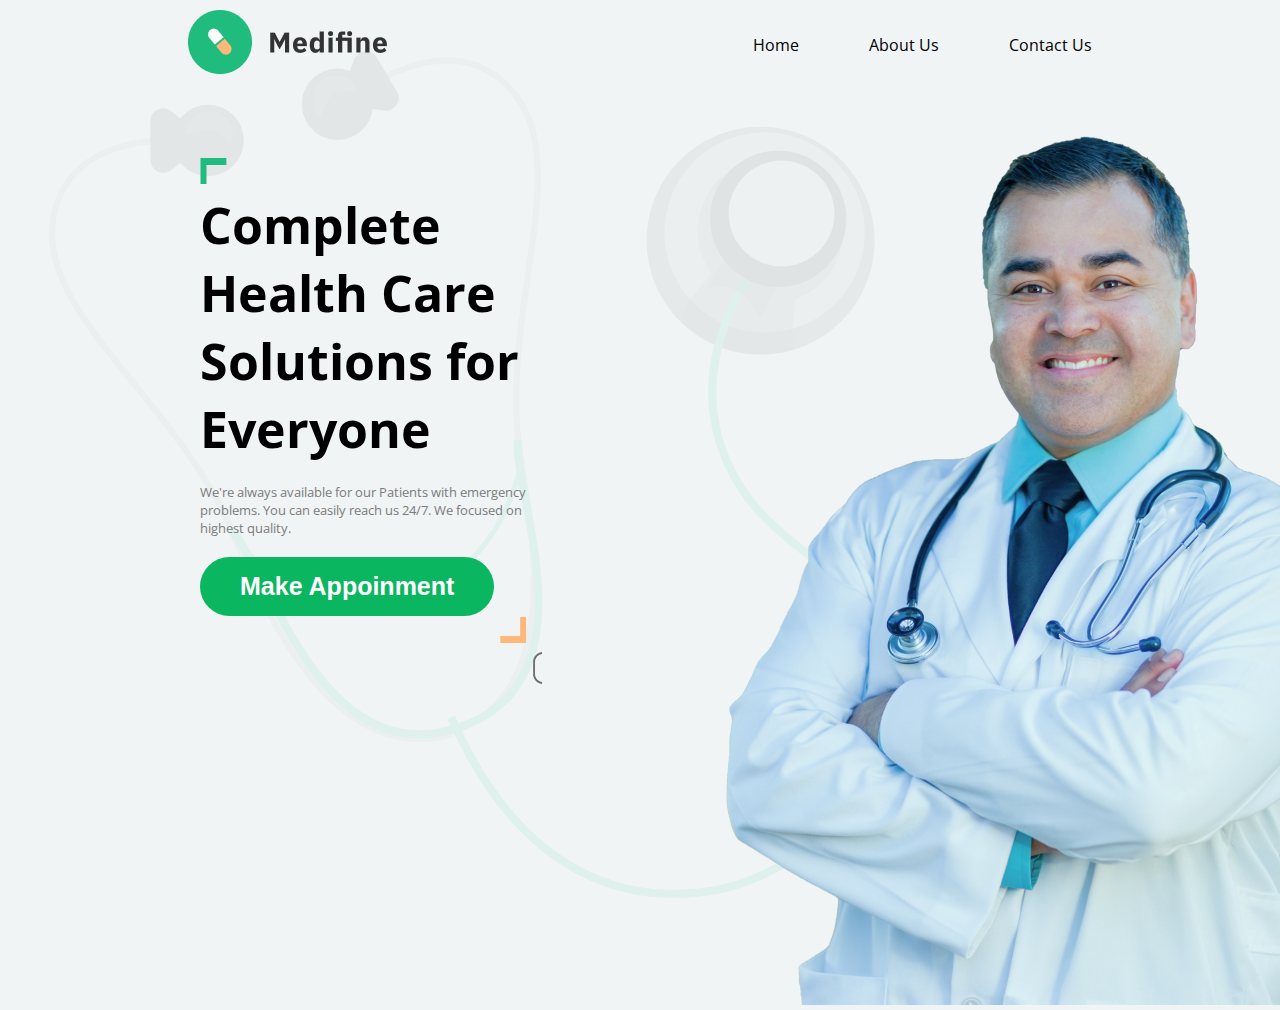
<file: Medifine-A Hospital Website/index.html>
<!DOCTYPE html>
<html lang="en">
<head>
    <meta charset="UTF-8">
    <meta http-equiv="X-UA-Compatible" content="IE=edge">
    <meta name="viewport" content="width=device-width, initial-scale=1.0">
    <link rel="stylesheet" href="style.css">
    <!-- adding a font link -->
    <link rel="preconnect" href="https://fonts.googleapis.com">
<link rel="preconnect" href="https://fonts.gstatic.com" crossorigin>
<link href="https://fonts.googleapis.com/css2?family=Open+Sans:wght@500&display=swap" rel="stylesheet">
    <title>Home Page</title>
</head>
<body>
    <header>
        <nav>
            <div class="logo"><img src="images/logo.png" alt=""></div>
            <ul>
                <li><a href="#" >Home</a></li>
                <li><a href="about.html">About Us</a></li>
                <li><a href="contact.html" target="_blank">Contact Us</a></li>
            </ul>
        </nav>
    </header>
    <section class="home">
        <div class="home-left">
            <div class="topangle"><img src="images/topAngle.png" alt="topangle"></div>
        
        <div class="heading">
            <h1>Complete Health Care Solutions for Everyone</h1>
        </div>
        <div class="para"><p>We're always available for our Patients with emergency problems. You can
            easily reach us 24/7. We focused on highest quality.</p></div>
            <div class="btn">
                <button>Make Appoinment</button>
            </div>
            <div class="bottomangle"><img src="images/bottomAngle.png" alt=""></div>
            <div class="mouse"><img src="images/mouse.png" alt="mouse"></div>
        </div>
        <div class="home-right">
            <img src="images/doctor.png" alt="">
        </div>
    </section>
</body>
</html>
</file>
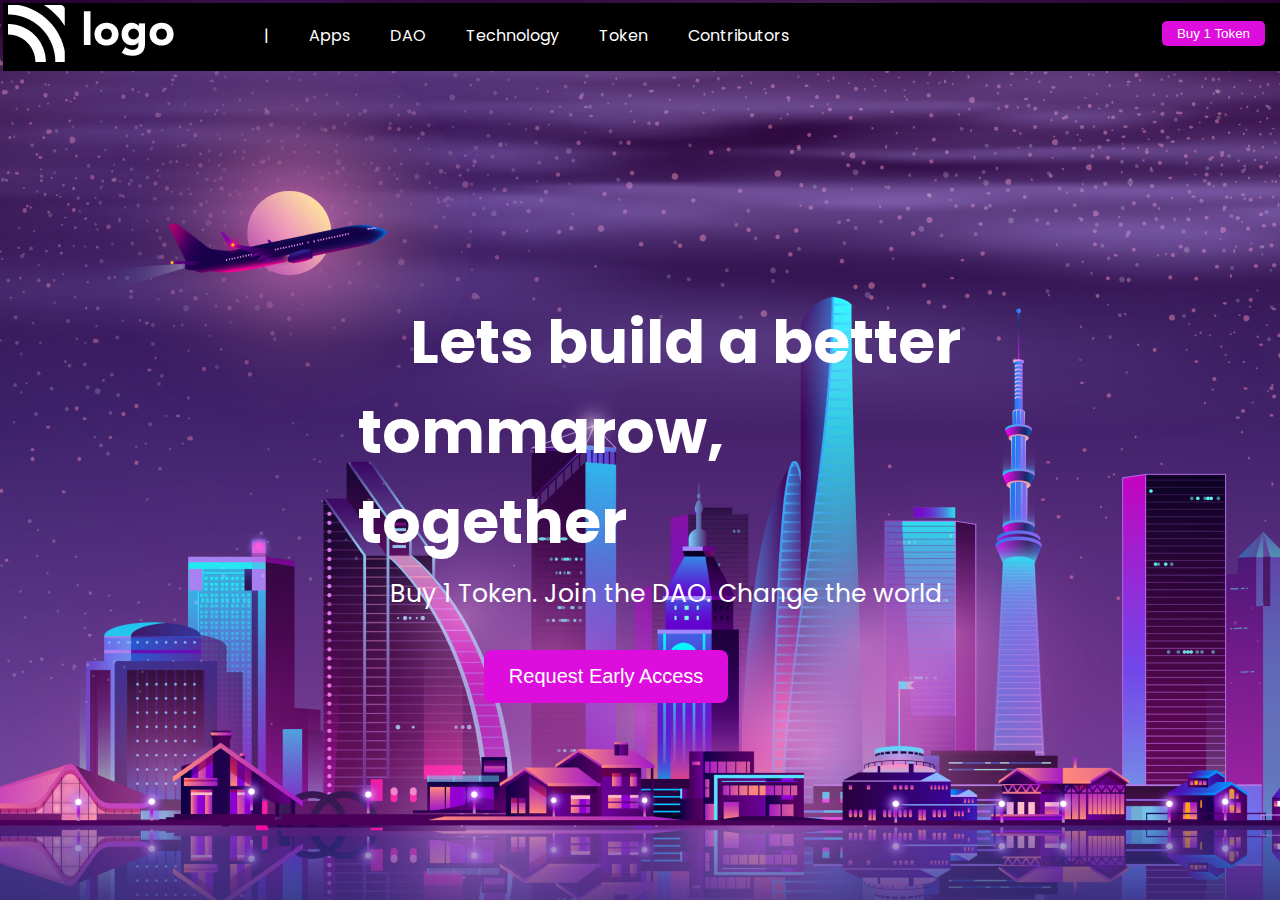
<file: project-5/index.html>
<!DOCTYPE html>
<html lang="en">
<head>
    <meta charset="UTF-8">
    <meta http-equiv="X-UA-Compatible" content="IE=edge">
    <meta name="viewport" content="width=device-width, initial-scale=1.0">
    <!-- Style Sheet Link with html document -->
    <link rel="stylesheet" href="style.css">
    <!-- google font link with -->
    <link rel="preconnect" href="https://fonts.googleapis.com">
<link rel="preconnect" href="https://fonts.gstatic.com" crossorigin>
<link href="https://fonts.googleapis.com/css2?family=Aboreto&family=Lora:wght@700&family=Poppins:wght@300;400;500;800&display=swap" rel="stylesheet">
    <title>Project-5</title>
</head>
<body>
    <!-- header section -->
    <header>
        <nav>
            <div class="logo"><img src="assests/white-logo.png" alt="logo"></div>
            <ul>
                <li><a href="#">|</a></li>
                <li><a href="#">Apps</a></li>
                <li><a href="#">DAO</a></li>
                <li><a href="#">Technology</a></li>
                <li><a href="#">Token</a></li>
                <li><a href="#">Contributors</a></li>
            </ul>
            <div class="bt1">
                <button class="btn1">Buy 1 Token</button>
            </div>
        </nav>
    </header>
    <!-- Section  -->
    <section class="center">
        <h1> &nbsp &nbsp Lets build a better tommarow, together</h1>
        <p>Buy 1 Token. Join the DAO. Change the world</p>
        <div class="bt2">
            <button class="btn2">Request Early Access</button>
        </div>
    </section>
</body>
</html>
</file>
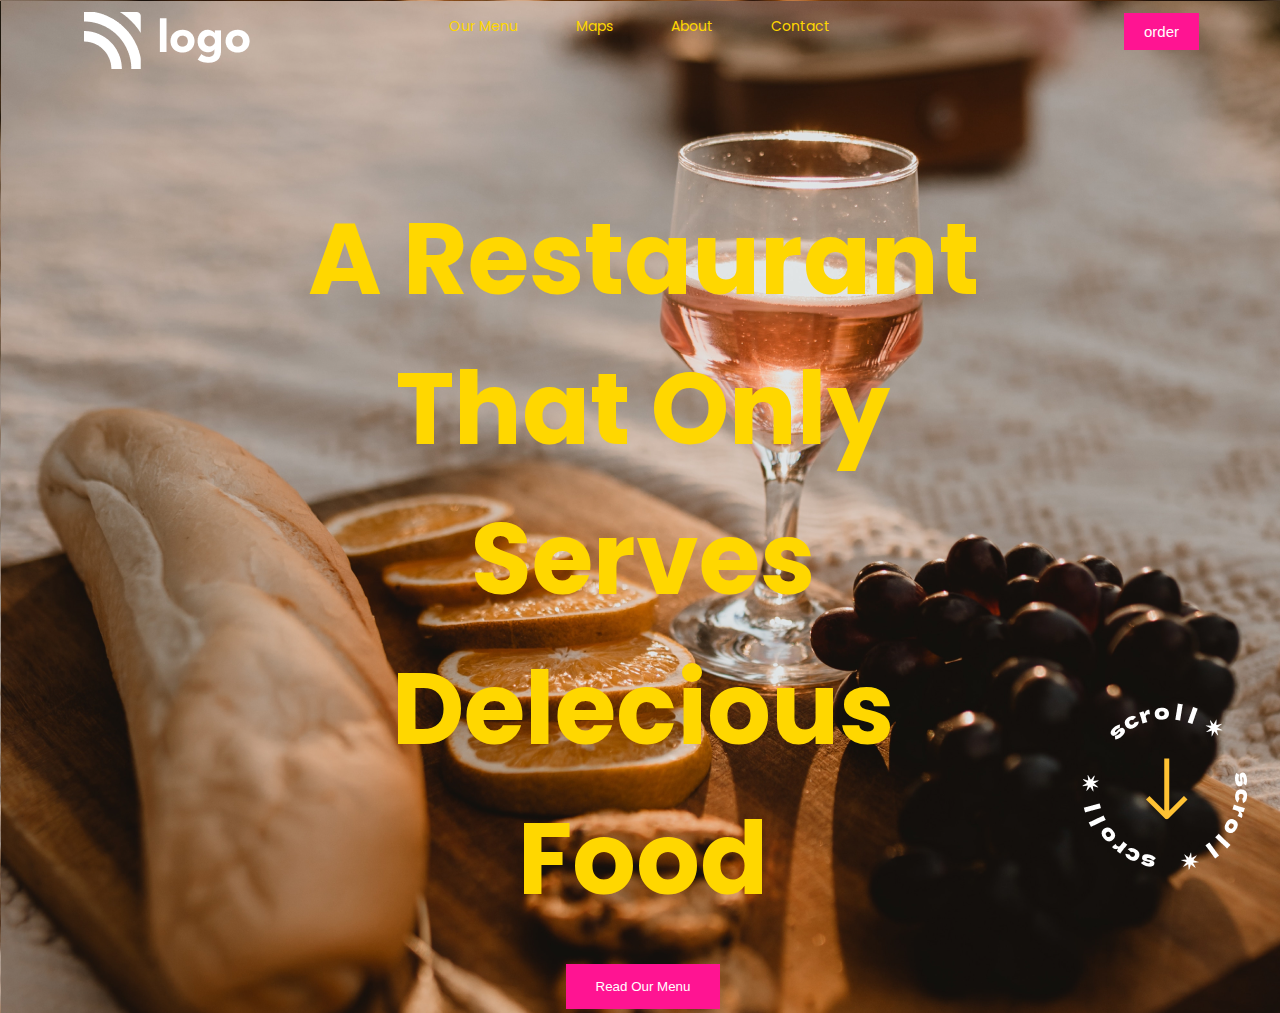
<file: project3/index.html>
<!DOCTYPE html>
<html lang="en">
<head>
    <meta charset="UTF-8">
    <meta http-equiv="X-UA-Compatible" content="IE=edge">
    <meta name="viewport" content="width=device-width, initial-scale=1.0">
    <link rel="stylesheet" href="style.css">
    <!-- font style -->
    <link rel="preconnect" href="https://fonts.googleapis.com">
<link rel="preconnect" href="https://fonts.gstatic.com" crossorigin>
<link href="https://fonts.googleapis.com/css2?family=Aboreto&family=Lora:wght@700&family=Poppins:wght@500;800&display=swap" rel="stylesheet">
    <title>Project 3</title>
</head>
<body>
    <!-- This is header section -->
<header>
    <nav>
       
    <div class="logo"><img src="assests/white-logo.png" alt="logo" ></div>
 
<nav>
    <ul>
        <li><a href="#" target="_blank">Our Menu</a></li>
        <li><a href="#" target="_blank">Maps</a></li>
        <li><a href="#" target="_blank">About</a></li>
        <li><a href="#" target="_blank">Contact</a></li>
    </ul>
    <div><button class="btn">order</button></div>
</nav>
</header>    
<!-- This is section part -->
<section class="center">
    <h1>A Restaurant That Only Serves Delecious Food</h1>
    <button class="btn1">Read Our Menu</button>
</section>
<footer>
    <div class="image"><img src="assests/scrool.png" alt="scrool"></div>
</footer>
</body>
</html>
</file>
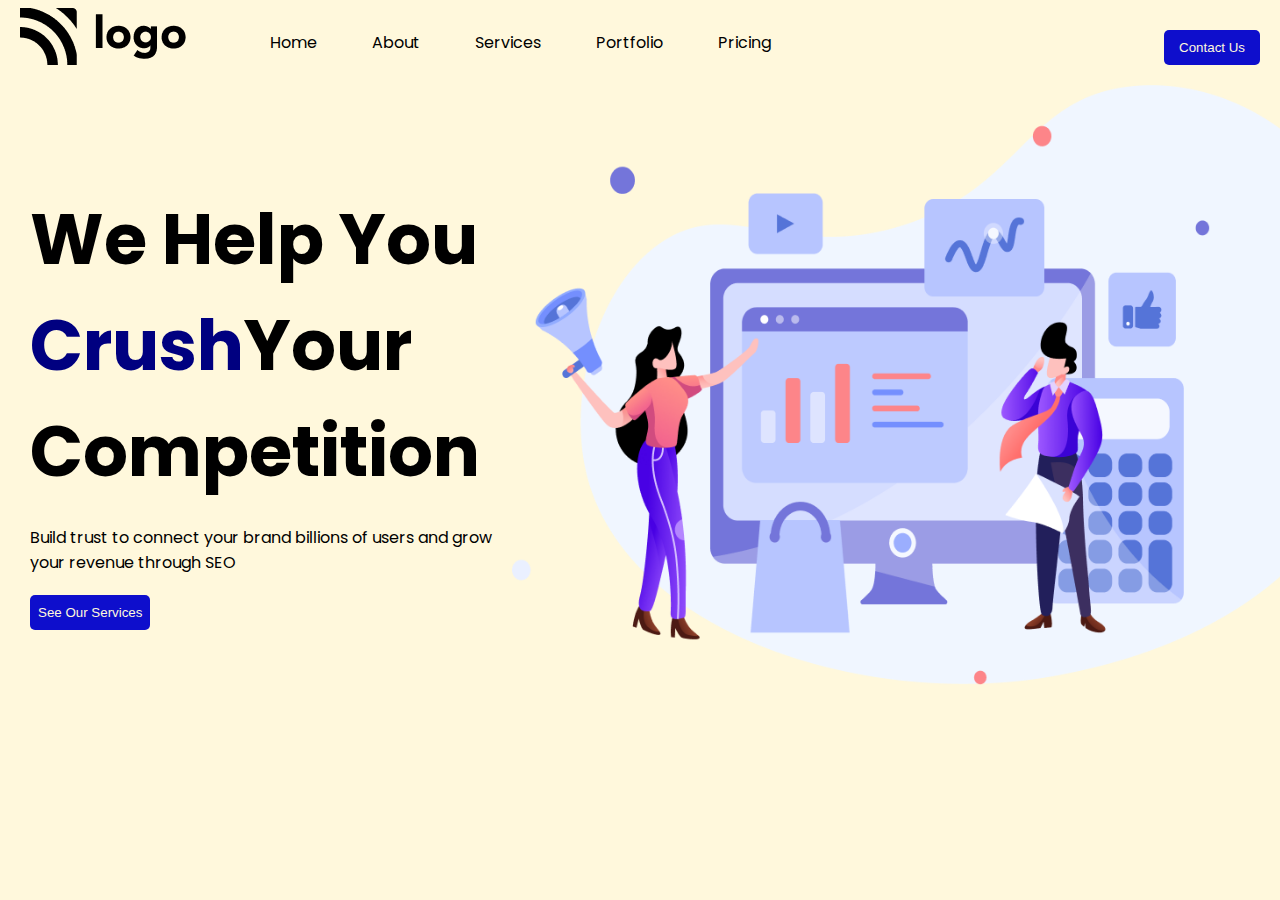
<file: project4/index.html>
<!DOCTYPE html>
 <html lang="en">
 <head>
    <meta charset="UTF-8">
    <meta http-equiv="X-UA-Compatible" content="IE=edge">
    <meta name="viewport" content="width=device-width, initial-scale=1.0">
    <link rel="stylesheet" href="style.css">
    <!-- Font link -->
    <link rel="preconnect" href="https://fonts.googleapis.com">
<link rel="preconnect" href="https://fonts.gstatic.com" crossorigin>
<link href="https://fonts.googleapis.com/css2?family=Aboreto&family=Lora:wght@700&family=Poppins:wght@300;500;800&display=swap" rel="stylesheet">
    <title>project 4</title>
 </head>
 <body>
    <!-- header section -->
    <header>
        <nav>
            <div class="logo"><img src="assets/Logo.png" alt="logo"></div>
            <ul>
                <li>Home</li>
                <li>About</li>
                <li>Services</li>
                <li>Portfolio</li>
                <li>Pricing</li>
            </ul>
            <div class="bt1"><button class="btn1">Contact Us</button></div>
        </nav>
    </header>
    <!-- This is Section -->
     <section class="hero-section">
        <div class="hero-left-Section">
            <h1>We Help You <span>Crush</span>Your Competition</h1>
            <p>Build trust to connect your brand billions of users and grow your revenue through SEO</p>
            <button class="btn2">See Our Services</button>
        </div>
        <div class="hero-right-section">
            <img src="assets/Header Illustration.png" alt="" height="600px" weight="600px">
        </div>

        
     </section>
 </body>
 </html>
</file>
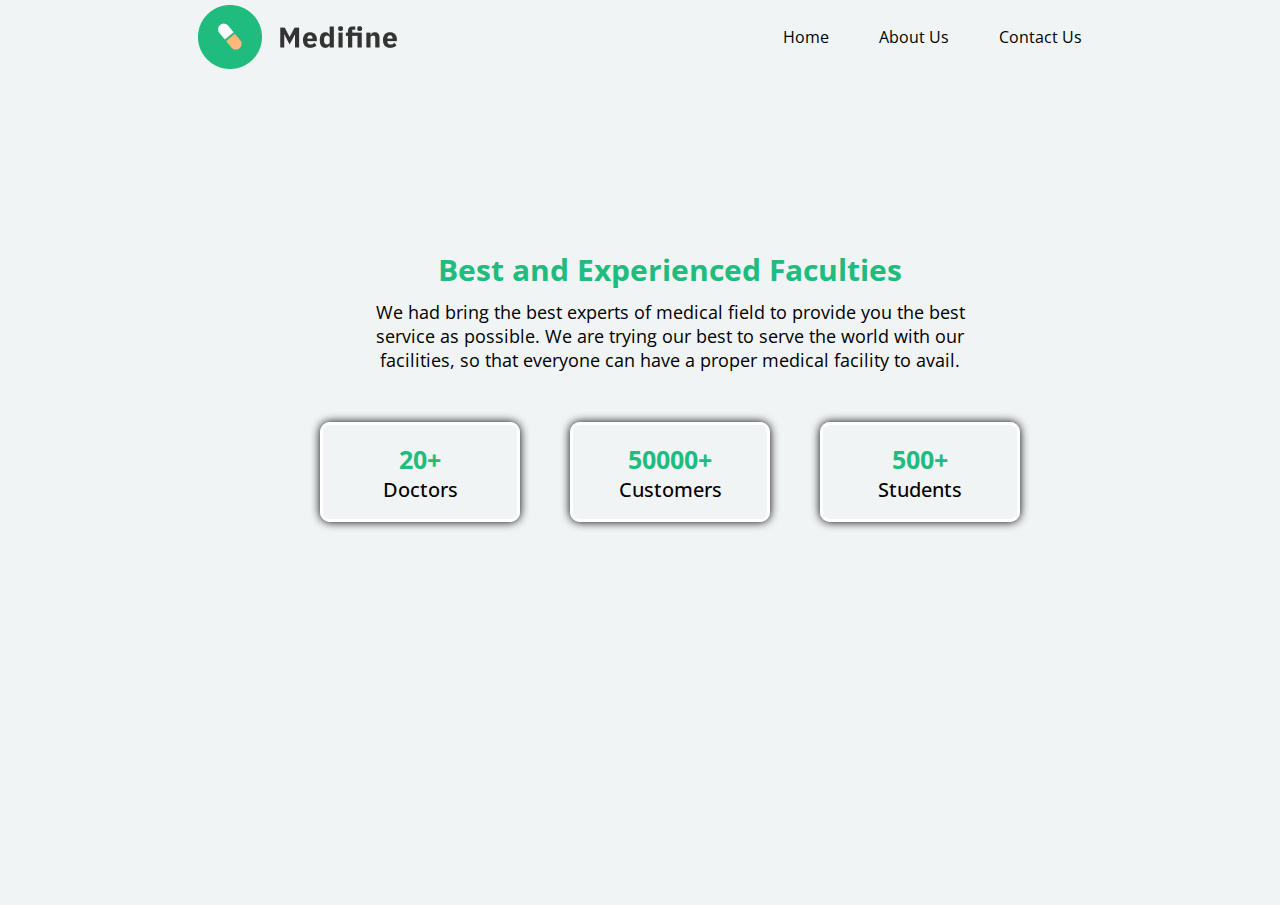
<file: Medifine-A Hospital Website/about.html>
<!DOCTYPE html>
<html lang="en">
<head>
    <meta charset="UTF-8">
    <meta http-equiv="X-UA-Compatible" content="IE=edge">
    <meta name="viewport" content="width=device-width, initial-scale=1.0">
    <link rel="stylesheet" href="about.css">
    <!-- adding a font link -->
    <link rel="preconnect" href="https://fonts.googleapis.com">
<link rel="preconnect" href="https://fonts.gstatic.com" crossorigin>
<link href="https://fonts.googleapis.com/css2?family=Open+Sans:wght@500&display=swap" rel="stylesheet">
    <title>About Us</title>
</head>
<body>
    <header>
        <nav>
            <img src="images/logo.png" alt="">
            <ul>
                <li><a href="index.html">Home</a></li>
                <li><a href="#">About Us</a></li>
                <li><a href="contact.html">Contact Us</a></li>
            </ul>
        </nav>
    </header>
    <section class="center">
        <div class="main">
            <h1>Best and Experienced Faculties</h1>
        <p>We had bring the best experts of medical field to provide you the best
            service as possible. We are trying our best to serve the world with
            our facilities, so that everyone can have a proper medical facility to
            avail.</p>
        </div>
        <div class="divcard">
            <div class="card">
                <span>20+</span>
                <p>Doctors</p>
            </div>
            <div class="card">
                <span>50000+</span>
                <p>Customers</p>
            </div>
            <div class="card">
                <span>500+</span>
                <p>Students</p>
            </div>
        </div>
        
    </section>
</body>
</html>
</file>
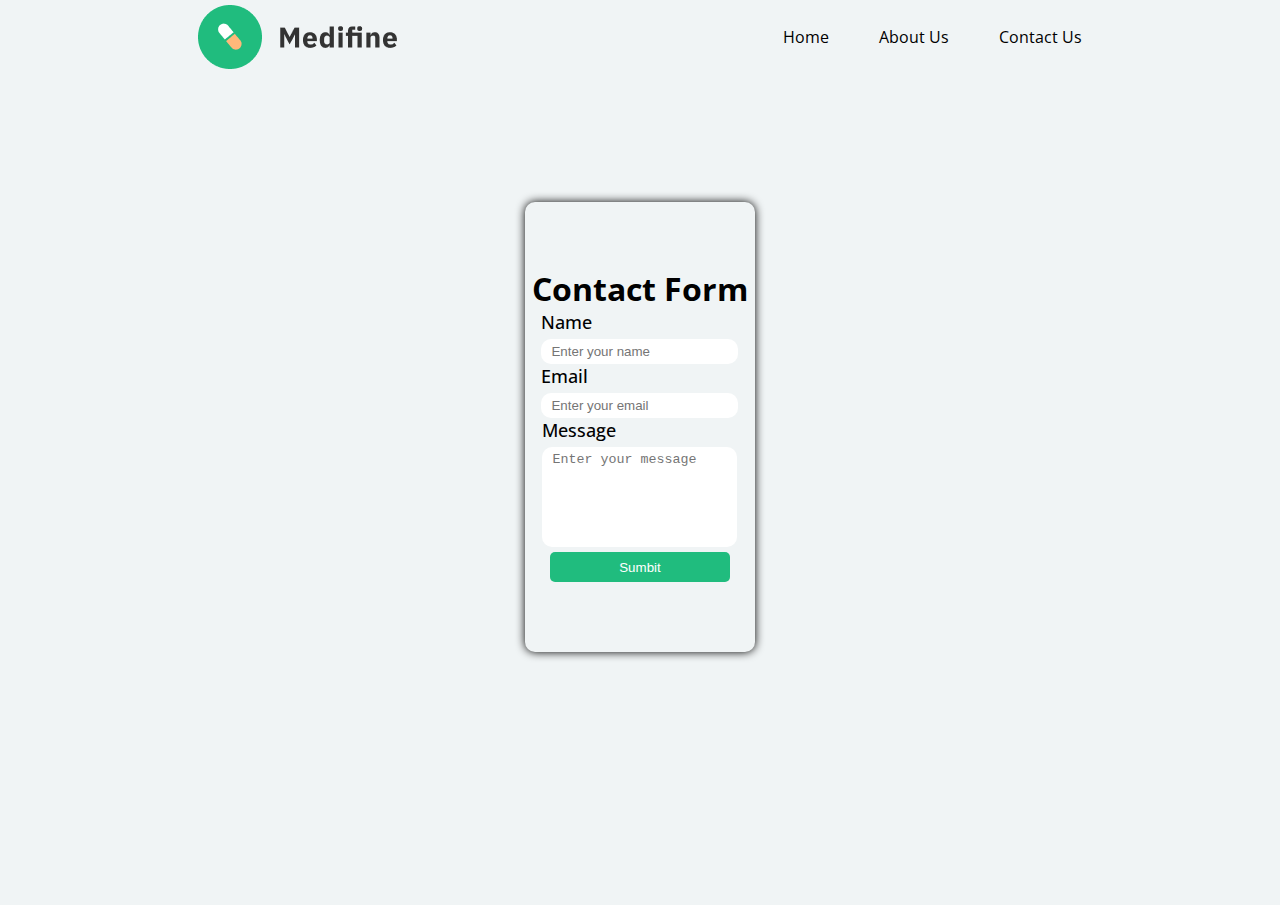
<file: Medifine-A Hospital Website/contact.html>
<!DOCTYPE html>
<html lang="en">
<head>
    <meta charset="UTF-8">
    <meta http-equiv="X-UA-Compatible" content="IE=edge">
    <meta name="viewport" content="width=device-width, initial-scale=1.0">
    <link rel="stylesheet" href="contact.css">
    <!-- adding a font link -->
    <link rel="preconnect" href="https://fonts.googleapis.com">
<link rel="preconnect" href="https://fonts.gstatic.com" crossorigin>
<link href="https://fonts.googleapis.com/css2?family=Open+Sans:wght@500&display=swap" rel="stylesheet">
    <title>Contact Us</title>
</head>
<body>
    <header>
        <nav>
            <img src="images/logo.png" alt="">
            <ul>
                <li><a href="index.html">Home</a></li>
                <li><a href="about.html">About Us</a></li>
                <li><a href="#">Contact Us</a></li>
            </ul>
        </nav>
    </header>
    <section>
        <form method="post">
            <div>
                <h1>Contact Form</h1>
            </div>
            
            <div>
                <label>Name</label>
                <input type="text" name="input1" id="text1" placeholder="Enter your name">
            </div>
           <div>
            <label >Email</label>
            <input type="email" name="mail" id="email" placeholder="Enter your email">
           </div>
            <div>
                <label >Message</label>
            <textarea name="message" id="message1" cols="20" rows="5" placeholder="Enter your message"></textarea>
            </div>
            
            <button class="btn">Sumbit</button>
            
        </form>
    </section>
</body>
</html>
</file>
<file: Medifine-A Hospital Website/style.css>
*{
    margin: 0px;
    padding: 0px;
    box-sizing: border-box;
    overflow: hidden;
    
}
body{
    max-width: 1440vw;
    background-color:  #f0f4f5;
    background-image: url(images/stethoscope.png);
    background-repeat: no-repeat;
    font-family: 'Open Sans', sans-serif;
}
nav{
    display: flex;
    flex-direction: row;
    justify-content: space-around;
    align-items: center;
    padding: 10px 5px;
   
}
ul,li{
    display: flex;
    align-items: center;
    gap: 70px;
    cursor: pointer;
}
.home{
    display: flex;
    justify-content: center;
    align-items: center;
    width: 100vw;
}
.home-left{
    width: 40vw; 
    font-size: 25px;
   
    margin-bottom: 250px; 
    margin-left: 200px;
    display: flex;
    flex-direction: column;
    align-items: flex-start;
  
   
}
.home-right{
     width: 70vw; 
    margin-left: 140px;

}
.bottomangle{
    position: relative;
    margin-left: 300px;

}
.mouse{
    position: relative;
    margin-left: 325px;
}
button{
background-color: #0ab660;
padding: 15px 40px;
border: none;
border-radius: 40px;
color: #ffff;
font-weight: 700;
font-size: 25px;
cursor: pointer;
}
p{
    font-size: 13px;
    color: #7c7c7c;
    margin: 20px 0;
}
a{
    text-decoration: none;
    color: black;
}
</file>
<file: project-5/style.css>
*{
    margin: 0px;
    padding: 0px;
   
}
body{
    height: 100vh;
    width: 100vw;
    display: flex;
    flex-direction: row;
    background-image: url("assests/bg.png");
    font-family: 'Aboreto', cursive;
font-family: 'Lora', serif;
font-family: 'Poppins', sans-serif;
}

nav{
    display: flex;
    flex-direction: row;
    background-color: #000000;
    width: 100vw;
    color: #ffffff;
    margin: 3px;
    cursor: pointer;
    padding: 2px 5px;
}
ul,li,a{
    display: flex;
    flex-direction: row;
    gap: 40px;
    position: relative;
   top: 8px;
    left: 30px;
}
.bt1{
    position: absolute;
    top: 20px;
    right: 15px;
}
.center{

    position:absolute;
    top: 33%;
    left: 28%;
    width: 49vw;
} 
h1{
    font-size: 60px;
    color: #ffffff;
    font-style:initial;
}
p{
    position: relative;
    top: 8px;
    left: 5%;
    color: #ffffff;
    font-size: 25px;
    width: fit-content;
}
.bt2{
    position: relative;
    top: 45px;
    left: 20%;
}
.btn1{
    background-color:#dd0edd;
    padding: 5px 15px;
    border: none;
    color: #ffffff;
    border-radius: 5px;
    cursor: pointer;
}
.btn2{
    background-color: #dd0edd;
    padding: 15px 25px;
    border: none;
    border-radius: 8px;
    width: fit-content;
    color: #ffffff;
    font-size: 20px;
    cursor: pointer;
}
nav:hover{
    color: #dd0edd;
}
li{
    text-decoration: none;

}
a{
    text-decoration: none;
    color: #ffffff;
    position: relative;
    top: 2px;
}
</file>
<file: project3/style.css>
*{
    margin: 1px;
    padding: 1px;
    box-sizing: border-box;
}
body{
    height: 100vh;
    width: 100vw;
    display: flex;
    background-image: url(assests/pexels-maxyne-barcel.png);
    justify-content: center;
    font-family: 'Aboreto', cursive;
font-family: 'Lora', serif;
font-family: 'Poppins', sans-serif;
}
ul,li{
    display: flex;
    align-items: center;
    justify-content: center;
    gap: 50px;
}
.logo{
     position: absolute;
    left: 80px; 
    
}
.btn
{
    position: absolute;
    right: 80px;
    cursor: pointer;
    background-color: #ff1492;
    border: none;
    font-size: 15px;
    padding: 10px 20px;
    width: fit-content;
    color: #ffffff;
}
header{
    justify-content: center;
    align-items: center;
}
nav{
    display: flex;
}
li,a{
    text-decoration: none;
    color: #ffd700;
    font-size: 14px;
    cursor: pointer;
}
.center{
    position:absolute;
    top:20%;
    width: 60%;
    text-align: center;
    font-size: 30px;
    color: #ffd700;
    font-size:50px;
    gap: 0px;
}
.btn1{
    background-color: #ff1492;
    border: none;
    padding: 15px 30px;
    color: #ffffff;
    /* margin: 25px; */
    width: fit-content;
    cursor: pointer;

}
.image{
    position: absolute;
    bottom: 8px;
    right: 16px;
    width: fit-content;
    height: fit-content;
}
</file>
<file: project4/style.css>
*{
   margin:0px;
   padding:0px;
}
body{
    height: 100vh;
    width: 100vw;
    background-color: #fff8dc;
    justify-content: space-between;
    font-family: 'Aboreto', cursive;
font-family: 'Lora', serif;
font-family: 'Poppins', sans-serif;

   
}
nav{
    display: flex;
    flex-direction: row;
}
ul,li{
    display: flex;
    flex-direction: row;
    gap: 25px;
    margin: 15px;
    position: relative;
    left: 120px;
    cursor: pointer;
    font: 600;
}
li{
    text-decoration: none;
}
.logo{
    position: absolute;
    top: 8px;
    left: 20px;
}
.bt1
{
    position: absolute;
    top: 30px;
    right: 20px;
    cursor: pointer;
   
}
.btn1
{
    background-color: #0e0ecc;
    padding: 10px 15px;
    border:none;
    color: #fff8dc;
    border-radius: 5px;
}
.hero-section{
    display: flex;
    flex-direction: row;
   align-items: center;
    
   
}
.hero-left-section{
    display: flex;
    justify-content: center;
    position: relative;
    top: 100px;
   
    
   
}
.hero-right-section{
 width: 60%;
}
h1{
    font-size: 70px;
    margin-left: 30px;
}
p{
    position: relative;
    top: 20px;
    margin-left: 30px;
}
.btn2{
    position: relative;
    margin-left: 30px;
    top: 40px;
    background-color: #0e0ecc;
    padding: 10px 8px;
    border: none;
    border-radius: 5px;
    color: #fff8dc;
}
span{
    color: navy;
}
</file>
<file: Medifine-A Hospital Website/about.css>
*{
    margin: 0;
    padding: 0;
    box-sizing: border-box;
}
body{
background-color: #f0f4f5;
width: 100vw;
height: 100vh;
font-family: 'Open Sans', sans-serif;

}
nav{
    display: flex;
    justify-content: space-around;
    margin: 5px;

}
ul,li,a{
    display: flex;
    justify-content: space-around;
    align-items: center;
    gap: 50px;
}
a{
    text-decoration: none;
    color: #000;
}
.center{
    display: flex;
    flex-direction: column;
    justify-content: center;
    align-items: center;
    width: 50vw;
    margin-top: 180px; 
    margin-left: 350px;

}
.main{
    display: flex;
    flex-direction: column;
    justify-content: center;
    align-items: center;
}
.divcard{
    display: flex;
    gap: 50px;
    margin: 50px;
}  
.card{
    width: 200px;
    height: 100px;
    border:#ffff solid;
    border-radius: 10px;
    display: flex;
    flex-direction: column;
    justify-content: center;
    align-items: center;
    box-shadow: 0 0 10px black;
}
.card span{
    font-size: 25px;
  font-weight: 700;
  color: #20BC7E;
}
.card p{
    font-size: 20px;
    font-weight: 500;
}
.main h1{
    font-size: 30px;
    color: #20BC7E;
    margin-bottom: 10px;
}
.main p{
    font-size: 18px;
    font-weight: 400;
    text-align: center;
}
</file>
<file: Medifine-A Hospital Website/contact.css>
*{
    margin: 0;
    padding: 0;
    box-sizing: border-box;
}
body{

width: 100vw;
height: 100vh;
background-color: #f0f4f5;
font-family: 'Open Sans', sans-serif;
}

nav{
    display: flex;
    justify-content: space-around;
    margin: 5px;

}
ul,li,a{
    display: flex;
    justify-content: space-around;
    align-items: center;
    gap: 50px;
}
a{
    text-decoration: none;
    color: #000;
}
section{
    display: flex;
    flex-direction: column;
    align-items: center;
    flex-wrap: wrap;

}
form{
    display: flex;
    flex-direction: column;
    justify-content: center;
    align-items: center;
    width: 18vw;
    height: 50vh;
    margin-top: 10%;
    box-shadow: 0 0 10px black;
    border-radius: 10px;

    
}
.input1{
    width: fit-content;
}
.btn{
    margin: 5px;
    height: 30px;
    width: 180px;
    background-color: #20BC7E;
    border: none;
    border-radius: 5px;
    color: #ffff;
    font-weight: 200;
}
form h1{
    text-align: center;
}
form div{
    display: flex;
    flex-direction: column;
}
form div label{
    font-size: 18px;
    font-weight: 500;
    margin-bottom: 5px;
  }
  form div input{
    border: transparent;
    border-radius: 10px;
    padding: 5px 10px;
  }
  form div textarea{
    resize: none;
    height: 100px;
    border: transparent;
    border-radius: 10px;
    padding: 5px 10px;
  }
</file>
